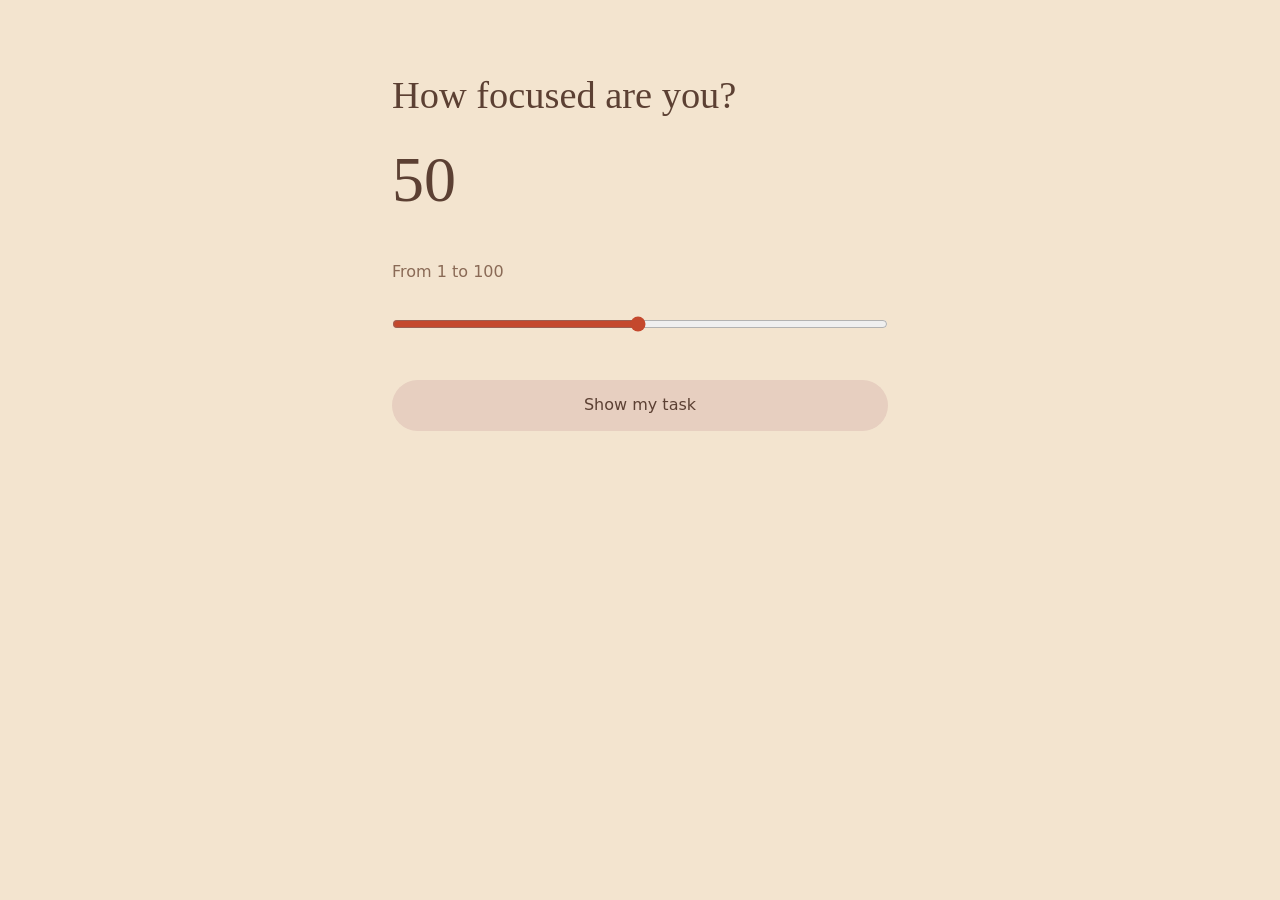
<file: index.html>
<!DOCTYPE html>
<html lang="en">
<head>
  <meta charset="utf-8">
  <meta name="viewport" content="width=device-width, initial-scale=1">
  <title>One Task</title>
  <link rel="stylesheet" href="styles.css">
</head>
<body>
  <main>
    <p id="storage-error" class="message" hidden>Tasks cannot be kept in this browser.</p>

    <section id="screen-slider" class="screen">
      <h1>How focused are you?</h1>
      <p class="score-readout" id="slider-value">50</p>
      <label class="slider-label" for="focus-slider">From 1 to 100</label>
      <input id="focus-slider" type="range" min="1" max="100" value="50">
      <button type="button" id="show-task">Show my task</button>
    </section>

    <section id="screen-task" class="screen" hidden>
      <article id="task-card" class="task-card">
        <p class="eyebrow">Your task</p>
        <h1 id="task-detail" class="task-title"></h1>
        <p id="task-effort"></p>
        <div class="focus-meter">
          <div class="gauge" id="gauge" role="meter" aria-valuemin="1" aria-valuemax="100" aria-valuenow="50" aria-label="Focus">
            <span id="gauge-marker" class="marker"></span>
          </div>
          <p class="focus-readout">Focus <span id="focus-score"></span></p>
        </div>
        <p id="finish-error" class="message" hidden></p>
        <button type="button" id="finish-task">Task finished</button>
      </article>
      <div id="empty-pool">
        <button type="button" id="add-first">Add your first task</button>
      </div>
      <button type="button" id="add-another" class="quiet">Add a task</button>
    </section>

    <section id="screen-form" class="screen" hidden>
      <h1>Add a task</h1>
      <form id="task-form" novalidate>
        <label for="task-text">What is the task?</label>
        <input id="task-text" name="detail" type="text" autocomplete="off">

        <fieldset>
          <legend>Effort</legend>
          <label><input type="radio" name="effort" value="low"> low effort</label>
          <label><input type="radio" name="effort" value="high"> high effort</label>
        </fieldset>

        <label for="estimate">How long, in minutes?</label>
        <input id="estimate" name="estimate" type="text" inputmode="numeric" autocomplete="off">

        <p id="form-error" class="message" hidden></p>

        <div class="actions">
          <button type="submit">Save</button>
          <button type="button" id="cancel-add" class="quiet">Cancel</button>
        </div>
      </form>
    </section>
  </main>
  <script src="app.js"></script>
</body>
</html>
</file>
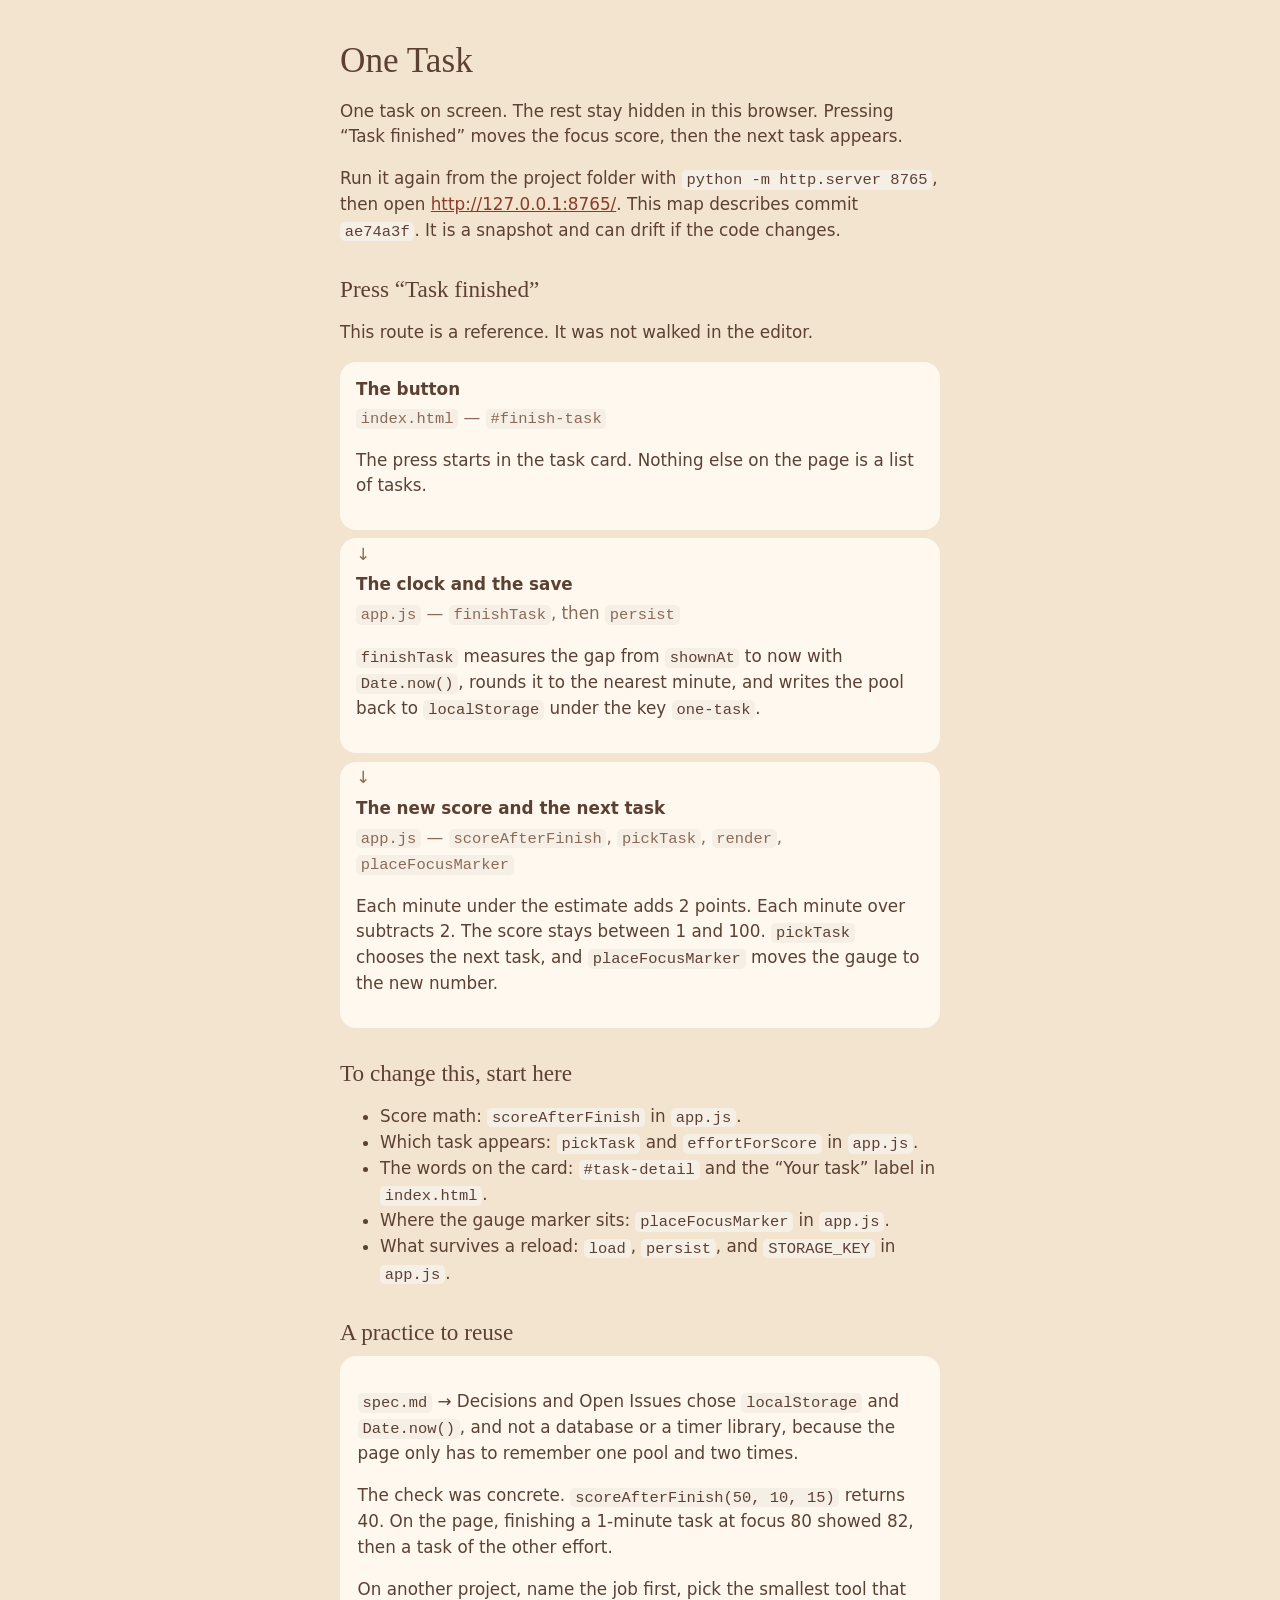
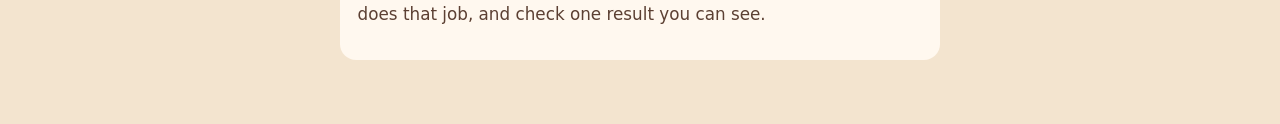
<file: devpost/app-map.html>
<!DOCTYPE html>
<html lang="en">
<head>
  <meta charset="utf-8">
  <meta name="viewport" content="width=device-width, initial-scale=1">
  <title>One Task — app map</title>
  <style>
    :root {
      --cream: #f3e4cf;
      --paper: #fff8ef;
      --ink: #5c4033;
      --muted: #8a6a56;
      --line: #e0d0c2;
    }

    * { box-sizing: border-box; }

    body {
      margin: 0;
      background: var(--cream);
      color: var(--ink);
      font-family: "Segoe UI", system-ui, sans-serif;
      line-height: 1.5;
    }

    main {
      max-width: 40rem;
      margin: 0 auto;
      padding: 2.5rem 1.25rem 4rem;
    }

    h1, h2 {
      font-family: Palatino, "Palatino Linotype", Georgia, serif;
      font-weight: 500;
      line-height: 1.2;
    }

    h1 { font-size: 2.2rem; margin: 0 0 0.75rem; }
    h2 { font-size: 1.45rem; margin: 2rem 0 0.6rem; }

    p, li { font-size: 1.05rem; }
    a { color: #8a3b2c; }

    code {
      font-family: Consolas, "Courier New", monospace;
      font-size: 0.92em;
      background: #f6efe6;
      padding: 0.05rem 0.3rem;
      border-radius: 0.3rem;
    }

    .flow {
      list-style: none;
      margin: 1rem 0 0;
      padding: 0;
    }

    .flow li {
      background: var(--paper);
      border-radius: 1rem;
      padding: 0.9rem 1rem;
      margin: 0;
    }

    .flow li + li { margin-top: 0.55rem; }

    .flow li + li::before {
      content: "↓";
      display: block;
      margin: -0.7rem 0 0.35rem;
      color: var(--muted);
    }

    .where { color: var(--muted); margin: 0.2rem 0 0; }

    .note {
      background: var(--paper);
      border-radius: 1rem;
      padding: 1rem 1.1rem;
    }
  </style>
</head>
<body>
  <main>
    <h1>One Task</h1>
    <p>One task on screen. The rest stay hidden in this browser. Pressing “Task finished” moves the focus score, then the next task appears.</p>
    <p>Run it again from the project folder with <code>python -m http.server 8765</code>, then open <a href="http://127.0.0.1:8765/">http://127.0.0.1:8765/</a>. This map describes commit <code>ae74a3f</code>. It is a snapshot and can drift if the code changes.</p>

    <h2>Press “Task finished”</h2>
    <p>This route is a reference. It was not walked in the editor.</p>
    <ol class="flow">
      <li>
        <strong>The button</strong>
        <p class="where"><code>index.html</code> — <code>#finish-task</code></p>
        <p>The press starts in the task card. Nothing else on the page is a list of tasks.</p>
      </li>
      <li>
        <strong>The clock and the save</strong>
        <p class="where"><code>app.js</code> — <code>finishTask</code>, then <code>persist</code></p>
        <p><code>finishTask</code> measures the gap from <code>shownAt</code> to now with <code>Date.now()</code>, rounds it to the nearest minute, and writes the pool back to <code>localStorage</code> under the key <code>one-task</code>.</p>
      </li>
      <li>
        <strong>The new score and the next task</strong>
        <p class="where"><code>app.js</code> — <code>scoreAfterFinish</code>, <code>pickTask</code>, <code>render</code>, <code>placeFocusMarker</code></p>
        <p>Each minute under the estimate adds 2 points. Each minute over subtracts 2. The score stays between 1 and 100. <code>pickTask</code> chooses the next task, and <code>placeFocusMarker</code> moves the gauge to the new number.</p>
      </li>
    </ol>

    <h2>To change this, start here</h2>
    <ul>
      <li>Score math: <code>scoreAfterFinish</code> in <code>app.js</code>.</li>
      <li>Which task appears: <code>pickTask</code> and <code>effortForScore</code> in <code>app.js</code>.</li>
      <li>The words on the card: <code>#task-detail</code> and the “Your task” label in <code>index.html</code>.</li>
      <li>Where the gauge marker sits: <code>placeFocusMarker</code> in <code>app.js</code>.</li>
      <li>What survives a reload: <code>load</code>, <code>persist</code>, and <code>STORAGE_KEY</code> in <code>app.js</code>.</li>
    </ul>

    <h2>A practice to reuse</h2>
    <div class="note">
      <p><code>spec.md</code> → Decisions and Open Issues chose <code>localStorage</code> and <code>Date.now()</code>, and not a database or a timer library, because the page only has to remember one pool and two times.</p>
      <p>The check was concrete. <code>scoreAfterFinish(50, 10, 15)</code> returns 40. On the page, finishing a 1-minute task at focus 80 showed 82, then a task of the other effort.</p>
      <p>On another project, name the job first, pick the smallest tool that does that job, and check one result you can see.</p>
    </div>
  </main>
</body>
</html>
</file>
<file: styles.css>
:root {
  --cream: #f3e4cf;
  --ink: #5c4033;
  --muted: #8a6a56;
  --clay: #e7cfc0;
  --clay-deep: #d7b5a0;
  --line: #e0d0c2;
}

* {
  box-sizing: border-box;
}

[hidden] {
  display: none !important;
}

body {
  margin: 0;
  min-height: 100vh;
  background: var(--cream);
  color: var(--ink);
  font-family: "Segoe UI", system-ui, sans-serif;
  line-height: 1.5;
}

main {
  max-width: 34rem;
  margin: 0 auto;
  padding: 8vh 1.5rem 4rem;
}

h1 {
  font-family: Palatino, "Palatino Linotype", Georgia, serif;
  font-weight: 500;
  font-size: 2.4rem;
  line-height: 1.2;
  margin: 0;
}

.score-readout {
  font-family: Palatino, "Palatino Linotype", Georgia, serif;
  font-size: 4rem;
  line-height: 1;
  margin: 0.6rem 0 0;
}

.slider-label {
  display: block;
  margin-top: 1.75rem;
  color: var(--muted);
}

input[type="range"] {
  width: 100%;
  margin: 0.75rem 0 1.75rem;
  accent-color: #c4482d;
}

button {
  font: inherit;
  color: var(--ink);
  background: var(--clay);
  border: none;
  border-radius: 999px;
  padding: 0.85rem 1.4rem;
  cursor: pointer;
}

button:hover {
  background: var(--clay-deep);
}

button.quiet {
  background: transparent;
  box-shadow: inset 0 0 0 1.5px var(--line);
}

button.quiet:hover {
  background: rgba(255, 248, 239, 0.7);
}

button:focus-visible,
input:focus-visible {
  outline: 2px solid #c4482d;
  outline-offset: 3px;
}

.screen {
  display: flex;
  flex-direction: column;
  gap: 1.25rem;
}

.task-card {
  background: #fff8ef;
  border-radius: 1.5rem;
  padding: 2rem 1.75rem 1.6rem;
  box-shadow: 0 14px 36px rgba(92, 64, 51, 0.1);
}

.eyebrow {
  margin: 0;
  color: var(--muted);
  font-size: 0.95rem;
}

.task-title {
  font-size: 3.1rem;
  margin-top: 0.35rem;
}

#task-effort {
  margin: 0.85rem 0 0;
  font-size: 1.15rem;
}

.focus-meter {
  display: flex;
  align-items: center;
  gap: 1rem;
  margin-top: 1.5rem;
}

.gauge {
  position: relative;
  flex: 1;
  height: 0.9rem;
  border-radius: 999px;
  background: linear-gradient(90deg, #3d6f8a, #c4482d);
}

.marker {
  position: absolute;
  top: 50%;
  width: 1.15rem;
  height: 1.15rem;
  border-radius: 50%;
  background: #fff8ef;
  border: 2px solid var(--ink);
  left: 0;
  transform: translateY(-50%);
}

.focus-readout {
  margin: 0;
  white-space: nowrap;
}

#finish-task {
  margin-top: 1.35rem;
  width: 100%;
}

.task-card .message {
  margin: 1rem 0 0;
}

form {
  display: flex;
  flex-direction: column;
  gap: 0.75rem;
}

input[type="text"] {
  font: inherit;
  color: var(--ink);
  background: #fff8ef;
  border: 1px solid var(--line);
  border-radius: 0.75rem;
  padding: 0.75rem 0.9rem;
}

fieldset {
  border: 1px solid var(--line);
  border-radius: 0.75rem;
  margin: 0.4rem 0;
  padding: 0.75rem 1rem 1rem;
}

legend {
  padding: 0 0.4rem;
}

fieldset label {
  display: block;
  margin-top: 0.45rem;
}

.actions {
  display: flex;
  flex-wrap: wrap;
  gap: 0.75rem;
  margin-top: 0.5rem;
}

.message {
  margin: 0 0 1rem;
  color: #8a3b2c;
}

@media (max-width: 480px) {
  main {
    padding-top: 3rem;
  }

  h1 {
    font-size: 2rem;
  }

  .score-readout {
    font-size: 3.2rem;
  }

  .task-title {
    font-size: 2.4rem;
  }

  .focus-meter {
    flex-direction: column;
    align-items: stretch;
  }
}
</file>
